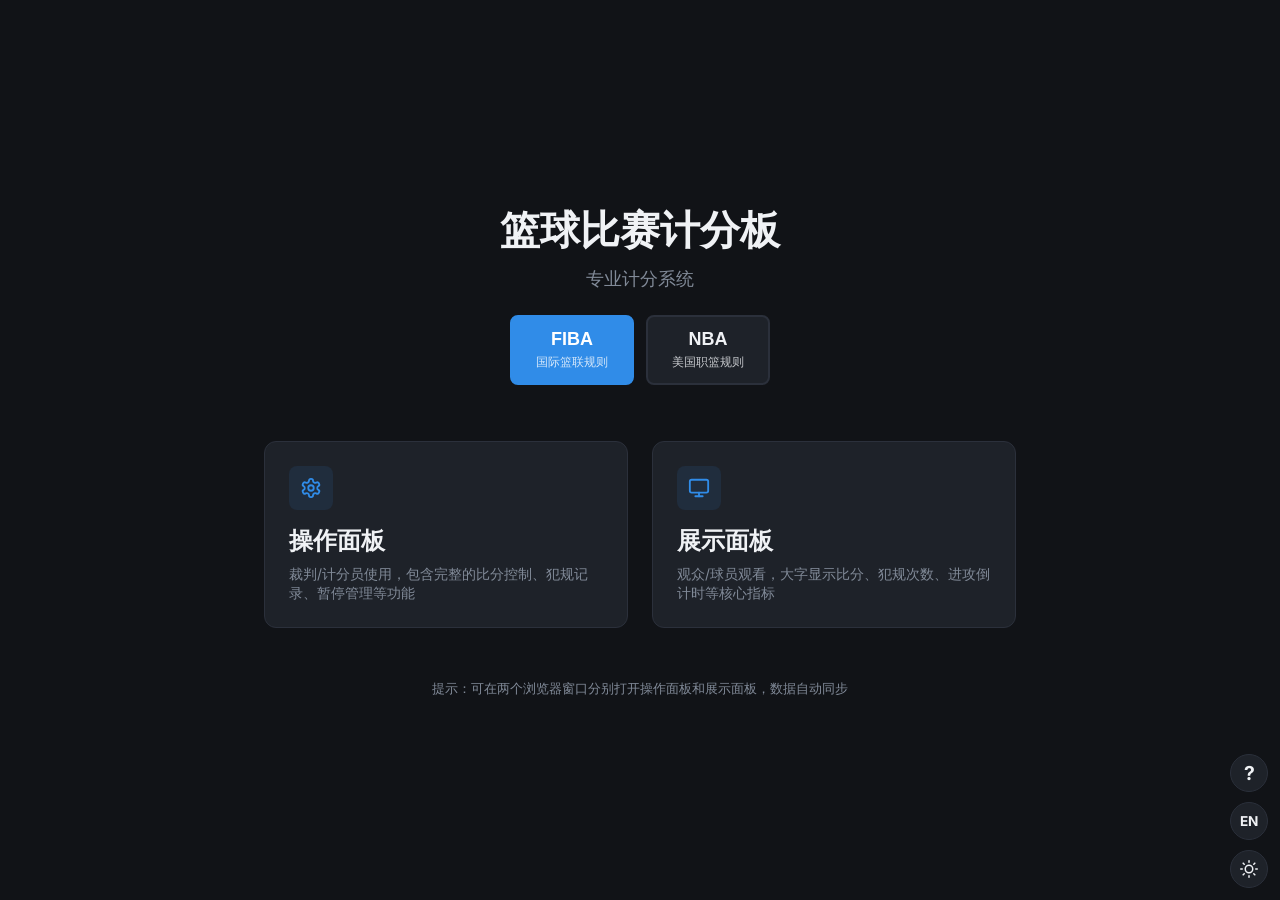
<file: index.html>
<!DOCTYPE html>
<html lang="zh-CN">
<head>
  <meta charset="UTF-8">
  <meta name="viewport" content="width=device-width, initial-scale=1.0">
  <title>篮球比赛计分板</title>
  <link rel="preconnect" href="https://fonts.googleapis.com">
  <link rel="preconnect" href="https://fonts.gstatic.com" crossorigin>
  <link href="https://fonts.googleapis.com/css2?family=Inter:wght@400;500;600;700;800;900&family=JetBrains+Mono:wght@400;500;600;700;800&display=swap" rel="stylesheet">
  <link rel="stylesheet" href="css/style.css">
</head>
<body>
  <!-- Language Toggle -->
  <button class="lang-toggle" id="langToggle" title="切换语言 / Switch Language">中</button>

  <!-- Theme Toggle -->
  <button class="theme-toggle" id="themeToggle" title="切换主题 / Switch Theme">
    <svg id="themeIcon" viewBox="0 0 24 24" fill="none" stroke="currentColor" stroke-width="2" stroke-linecap="round" stroke-linejoin="round">
      <circle cx="12" cy="12" r="5"/>
      <line x1="12" y1="1" x2="12" y2="3"/>
      <line x1="12" y1="21" x2="12" y2="23"/>
      <line x1="4.22" y1="4.22" x2="5.64" y2="5.64"/>
      <line x1="18.36" y1="18.36" x2="19.78" y2="19.78"/>
      <line x1="1" y1="12" x2="3" y2="12"/>
      <line x1="21" y1="12" x2="23" y2="12"/>
      <line x1="4.22" y1="19.78" x2="5.64" y2="18.36"/>
      <line x1="18.36" y1="5.64" x2="19.78" y2="4.22"/>
    </svg>
  </button>

  <div class="selector-page">
    <h1 data-i18n="title">篮球比赛计分板</h1>
    <p class="subtitle" data-i18n="subtitle">专业计分系统</p>

    <!-- Rule Selector -->
    <div class="ruleset-selector" id="rulesetSelector">
      <button class="ruleset-pill active" data-ruleset="fiba" id="rulesetFiba">
        <span class="ruleset-name">FIBA</span>
        <span class="ruleset-desc" data-i18n="fiba_desc">国际篮联规则</span>
      </button>
      <button class="ruleset-pill" data-ruleset="nba" id="rulesetNba">
        <span class="ruleset-name">NBA</span>
        <span class="ruleset-desc" data-i18n="nba_desc">美国职篮规则</span>
      </button>
    </div>

    <div class="selector-grid">
      <!-- Operator Panel -->
      <div class="selector-card-wrapper">
        <a href="operator.html" class="selector-card">
          <div class="card">
            <div class="icon">
              <svg viewBox="0 0 24 24" fill="none" stroke="currentColor" stroke-width="2" stroke-linecap="round" stroke-linejoin="round">
                <path d="M12.22 2h-.44a2 2 0 0 0-2 2v.18a2 2 0 0 1-1 1.73l-.43.25a2 2 0 0 1-2 0l-.15-.08a2 2 0 0 0-2.73.73l-.22.38a2 2 0 0 0 .73 2.73l.15.1a2 2 0 0 1 1 1.72v.51a2 2 0 0 1-1 1.74l-.15.09a2 2 0 0 0-.73 2.73l.22.38a2 2 0 0 0 2.73.73l.15-.08a2 2 0 0 1 2 0l.43.25a2 2 0 0 1 1 1.73V20a2 2 0 0 0 2 2h.44a2 2 0 0 0 2-2v-.18a2 2 0 0 1 1-1.73l.43-.25a2 2 0 0 1 2 0l.15.08a2 2 0 0 0 2.73-.73l.22-.39a2 2 0 0 0-.73-2.73l-.15-.08a2 2 0 0 1-1-1.74v-.5a2 2 0 0 1 1-1.74l.15-.09a2 2 0 0 0 .73-2.73l-.22-.38a2 2 0 0 0-2.73-.73l-.15.08a2 2 0 0 1-2 0l-.43-.25a2 2 0 0 1-1-1.73V4a2 2 0 0 0-2-2z"/>
                <circle cx="12" cy="12" r="3"/>
              </svg>
            </div>
            <h2 data-i18n="operator_title">操作面板</h2>
            <p data-i18n="operator_desc">裁判/计分员使用，包含完整的比分控制、犯规记录、暂停管理等功能</p>
          </div>
        </a>
      </div>

      <!-- Display Panel -->
      <div class="selector-card-wrapper">
        <a href="display.html" class="selector-card">
          <div class="card">
            <div class="icon">
              <svg viewBox="0 0 24 24" fill="none" stroke="currentColor" stroke-width="2" stroke-linecap="round" stroke-linejoin="round">
                <rect width="20" height="14" x="2" y="3" rx="2"/>
                <line x1="8" x2="16" y1="21" y2="21"/>
                <line x1="12" x2="12" y1="17" y2="21"/>
              </svg>
            </div>
            <h2 data-i18n="display_title">展示面板</h2>
            <p data-i18n="display_desc">观众/球员观看，大字显示比分、犯规次数、进攻倒计时等核心指标</p>
          </div>
        </a>
      </div>
    </div>

    <p class="selector-hint" data-i18n="hint">提示：可在两个浏览器窗口分别打开操作面板和展示面板，数据自动同步</p>
  </div>

  <!-- Help Button -->
  <button class="help-btn" id="helpBtn" title="操作说明">?</button>

  <!-- Help Modal -->
  <div class="help-modal-overlay" id="helpModal">
    <div class="help-modal">
      <button class="help-modal-close" id="helpModalClose">×</button>
      <h1 data-i18n="help_title">篮球计分板操作说明</h1>

      <h2 data-i18n="quick_start">快速开始</h2>
      <ul>
        <li data-i18n="help_rule_select">选择比赛规则：FIBA（国际篮联）或 NBA（美国职篮）</li>
        <li data-i18n="help_operator"><strong data-i18n="operator_title">操作面板</strong>：裁判/计分员使用</li>
        <li data-i18n="help_display"><strong data-i18n="display_title">展示面板</strong>：观众/球员观看</li>
        <li data-i18n="help_sync">两个面板在不同浏览器窗口打开时，数据自动同步</li>
      </ul>

      <h2 data-i18n="game_control">比赛控制</h2>
      <ul>
        <li data-i18n="help_start_pause"><strong>开始比赛/暂停</strong>：控制比赛计时器的启动和暂停</li>
        <li data-i18n="help_period"><strong>上一节/下一节</strong>：切换比赛节数（Q1-Q4，OT）</li>
        <li data-i18n="help_reset_clock"><strong>重置比赛时钟</strong>：将当前节的时钟重置为初始时间</li>
        <li data-i18n="help_shot_clock"><strong>24秒/14秒</strong>：重置进攻时钟</li>
        <li data-i18n="help_reset_game"><strong>重置</strong>：完全重置比赛到初始状态</li>
      </ul>

      <h2 data-i18n="score_control">比分控制</h2>
      <ul>
        <li data-i18n="help_add_score"><strong>+1/+2/+3</strong>：为主队或客队增加相应分数</li>
        <li data-i18n="help_sub_score"><strong>-1</strong>：减少1分（用于纠错）</li>
      </ul>

      <h2 data-i18n="foul_management">犯规管理</h2>
      <ul>
        <li data-i18n="help_add_foul"><strong>犯规+</strong>：增加犯规次数</li>
        <li data-i18n="help_sub_foul"><strong>犯规-</strong>：减少犯规次数</li>
        <li data-i18n="help_bonus">当单节犯规达到罚球标准时，会自动显示"罚球"提示</li>
      </ul>

      <h2 data-i18n="timeout_management">暂停管理</h2>
      <ul>
        <li data-i18n="help_timeout"><strong>暂停</strong>：请求暂停</li>
        <li data-i18n="help_undo_timeout"><strong>撤销</strong>：取消最近一次暂停</li>
      </ul>

      <h2 data-i18n="keyboard_shortcuts">键盘快捷键</h2>
      <ul>
        <li><kbd>Space</kbd>：<span data-i18n="help_space">开始/暂停比赛</span></li>
        <li><kbd>1</kbd> / <kbd>2</kbd> / <kbd>3</kbd>：<span data-i18n="help_home_score">主队得1/2/3分</span></li>
        <li><kbd>Shift</kbd> + <kbd>1/2/3</kbd>：<span data-i18n="help_away_score">客队得1/2/3分</span></li>
      </ul>

      <h2 data-i18n="theme_switch">主题切换</h2>
      <ul>
        <li data-i18n="help_theme">点击右下角的<strong>月亮/太阳图标</strong>切换深色/浅色主题</li>
        <li data-i18n="help_help">点击右下角的<strong>问号图标</strong>查看本操作说明</li>
      </ul>
    </div>
  </div>

  <script>
    const translations = {
      zh: {
        title: '篮球比赛计分板',
        subtitle: '专业计分系统',
        fiba_desc: '国际篮联规则',
        nba_desc: '美国职篮规则',
        operator_title: '操作面板',
        operator_desc: '裁判/计分员使用，包含完整的比分控制、犯规记录、暂停管理等功能',
        display_title: '展示面板',
        display_desc: '观众/球员观看，大字显示比分、犯规次数、进攻倒计时等核心指标',
        hint: '提示：可在两个浏览器窗口分别打开操作面板和展示面板，数据自动同步',
        help_title: '篮球计分板操作说明',
        quick_start: '快速开始',
        help_rule_select: '选择比赛规则：FIBA（国际篮联）或 NBA（美国职篮）',
        help_operator: '<strong>操作面板</strong>：裁判/计分员使用',
        help_display: '<strong>展示面板</strong>：观众/球员观看',
        help_sync: '两个面板在不同浏览器窗口打开时，数据自动同步',
        game_control: '比赛控制',
        help_start_pause: '<strong>开始比赛/暂停</strong>：控制比赛计时器的启动和暂停',
        help_period: '<strong>上一节/下一节</strong>：切换比赛节数（Q1-Q4，OT）',
        help_reset_clock: '<strong>重置比赛时钟</strong>：将当前节的时钟重置为初始时间',
        help_shot_clock: '<strong>24秒/14秒</strong>：重置进攻时钟',
        help_reset_game: '<strong>重置</strong>：完全重置比赛到初始状态',
        score_control: '比分控制',
        help_add_score: '<strong>+1/+2/+3</strong>：为主队或客队增加相应分数',
        help_sub_score: '<strong>-1</strong>：减少1分（用于纠错）',
        foul_management: '犯规管理',
        help_add_foul: '<strong>犯规+</strong>：增加犯规次数',
        help_sub_foul: '<strong>犯规-</strong>：减少犯规次数',
        help_bonus: '当单节犯规达到罚球标准时，会自动显示"罚球"提示',
        timeout_management: '暂停管理',
        help_timeout: '<strong>暂停</strong>：请求暂停',
        help_undo_timeout: '<strong>撤销</strong>：取消最近一次暂停',
        keyboard_shortcuts: '键盘快捷键',
        help_space: '开始/暂停比赛',
        help_home_score: '主队得1/2/3分',
        help_away_score: '客队得1/2/3分',
        theme_switch: '主题切换',
        help_theme: '点击右下角的<strong>月亮/太阳图标</strong>切换深色/浅色主题',
        help_help: '点击右下角的<strong>问号图标</strong>查看本操作说明'
      },
      en: {
        title: 'Basketball Scoreboard',
        subtitle: 'Professional Scoring System',
        fiba_desc: 'International Basketball Federation',
        nba_desc: 'National Basketball Association',
        operator_title: 'Operator Panel',
        operator_desc: 'For referees/scorekeepers - full score control, foul tracking, timeout management',
        display_title: 'Display Panel',
        display_desc: 'For audience/players - large score, fouls, shot clock display',
        hint: 'Tip: Open operator and display panels in two browser windows, data syncs automatically',
        help_title: 'Basketball Scoreboard Guide',
        quick_start: 'Quick Start',
        help_rule_select: 'Select game rules: FIBA (International) or NBA (American)',
        help_operator: '<strong>Operator Panel</strong>: For referees/scorekeepers',
        help_display: '<strong>Display Panel</strong>: For audience/players',
        help_sync: 'Both panels sync automatically when opened in different browser windows',
        game_control: 'Game Control',
        help_start_pause: '<strong>Start/Pause</strong>: Control game timer',
        help_period: '<strong>Prev/Next Period</strong>: Switch quarters (Q1-Q4, OT)',
        help_reset_clock: '<strong>Reset Clock</strong>: Reset current period to initial time',
        help_shot_clock: '<strong>24s/14s</strong>: Reset shot clock',
        help_reset_game: '<strong>Reset</strong>: Full game reset to initial state',
        score_control: 'Score Control',
        help_add_score: '<strong>+1/+2/+3</strong>: Add points for home or away team',
        help_sub_score: '<strong>-1</strong>: Subtract points (for corrections)',
        foul_management: 'Foul Management',
        help_add_foul: '<strong>Foul+</strong>: Add foul count',
        help_sub_foul: '<strong>Foul-</strong>: Subtract foul count',
        help_bonus: '"Bonus" indicator appears when team reaches foul penalty threshold',
        timeout_management: 'Timeout Management',
        help_timeout: '<strong>Timeout</strong>: Request timeout',
        help_undo_timeout: '<strong>Undo</strong>: Cancel last timeout',
        keyboard_shortcuts: 'Keyboard Shortcuts',
        help_space: 'Start/Pause game',
        help_home_score: 'Home team scores 1/2/3 points',
        help_away_score: 'Away team scores 1/2/3 points',
        theme_switch: 'Theme Switch',
        help_theme: 'Click <strong>sun/moon icon</strong> (bottom-right) to switch dark/light theme',
        help_help: 'Click <strong>question mark</strong> (bottom-right) to view this guide'
      }
    };

    const LANG_KEY = 'basketball_scoreboard_lang';

    function getLang() {
      return localStorage.getItem(LANG_KEY) || 'zh';
    }

    function setLang(lang) {
      localStorage.setItem(LANG_KEY, lang);
      applyTranslations(lang);
      updateLangToggle(lang);
      try {
        const channel = new BroadcastChannel('scoreboard_lang');
        channel.postMessage(lang);
        channel.close();
      } catch (e) {}
    }

    function applyTranslations(lang) {
      const t = translations[lang] || translations.zh;
      document.querySelectorAll('[data-i18n]').forEach(el => {
        const key = el.getAttribute('data-i18n');
        if (t[key]) {
          if (el.innerHTML !== t[key]) {
            el.innerHTML = t[key];
          }
        }
      });
    }

    function updateLangToggle(lang) {
      const btn = document.getElementById('langToggle');
      if (btn) btn.textContent = lang === 'zh' ? 'EN' : '中';
    }

    document.addEventListener('DOMContentLoaded', () => {
      const lang = getLang();
      applyTranslations(lang);
      updateLangToggle(lang);

      const langToggle = document.getElementById('langToggle');
      if (langToggle) {
        langToggle.addEventListener('click', () => {
          const current = getLang();
          setLang(current === 'zh' ? 'en' : 'zh');
        });
      }

      window.addEventListener('storage', (e) => {
        if (e.key === LANG_KEY && e.newValue) {
          applyTranslations(e.newValue);
          updateLangToggle(e.newValue);
        }
      });

      try {
        const channel = new BroadcastChannel('scoreboard_lang');
        channel.onmessage = (event) => {
          applyTranslations(event.data);
          updateLangToggle(event.data);
        };
      } catch (e) {}
    });
  </script>

  <script>
    // Help modal logic
    (function() {
      const helpBtn = document.getElementById('helpBtn');
      const helpModal = document.getElementById('helpModal');
      const helpModalClose = document.getElementById('helpModalClose');

      if (helpBtn && helpModal && helpModalClose) {
        helpBtn.addEventListener('click', () => {
          helpModal.classList.add('active');
        });

        helpModalClose.addEventListener('click', () => {
          helpModal.classList.remove('active');
        });

        helpModal.addEventListener('click', (e) => {
          if (e.target === helpModal) {
            helpModal.classList.remove('active');
          }
        });

        document.addEventListener('keydown', (e) => {
          if (e.key === 'Escape' && helpModal.classList.contains('active')) {
            helpModal.classList.remove('active');
          }
        });
      }
    })();
  </script>

  <script>
    // Rule selector logic
    (function() {
      const RULESET_KEY = 'basketball_scoreboard_ruleset';
      const fibaBtn = document.getElementById('rulesetFiba');
      const nbaBtn = document.getElementById('rulesetNba');
      const operatorLink = document.querySelector('a[href="operator.html"]');
      const displayLink = document.querySelector('a[href="display.html"]');

      // Load saved rule set
      const savedRuleSet = localStorage.getItem(RULESET_KEY) || 'fiba';

      function updateUI(ruleSet) {
        fibaBtn.className = ruleSet === 'fiba' ? 'ruleset-pill active' : 'ruleset-pill';
        nbaBtn.className = ruleSet === 'nba' ? 'ruleset-pill active' : 'ruleset-pill';

        // Update links with rule set query param
        if (operatorLink) {
          operatorLink.href = `operator.html?ruleset=${ruleSet}`;
        }
        if (displayLink) {
          displayLink.href = `display.html?ruleset=${ruleSet}`;
        }
      }

      // Initialize UI
      updateUI(savedRuleSet);

      // Handle button clicks
      fibaBtn.addEventListener('click', () => {
        localStorage.setItem(RULESET_KEY, 'fiba');
        updateUI('fiba');
      });

      nbaBtn.addEventListener('click', () => {
        localStorage.setItem(RULESET_KEY, 'nba');
        updateUI('nba');
      });
    })();
  </script>
</body>
</html>
</file>
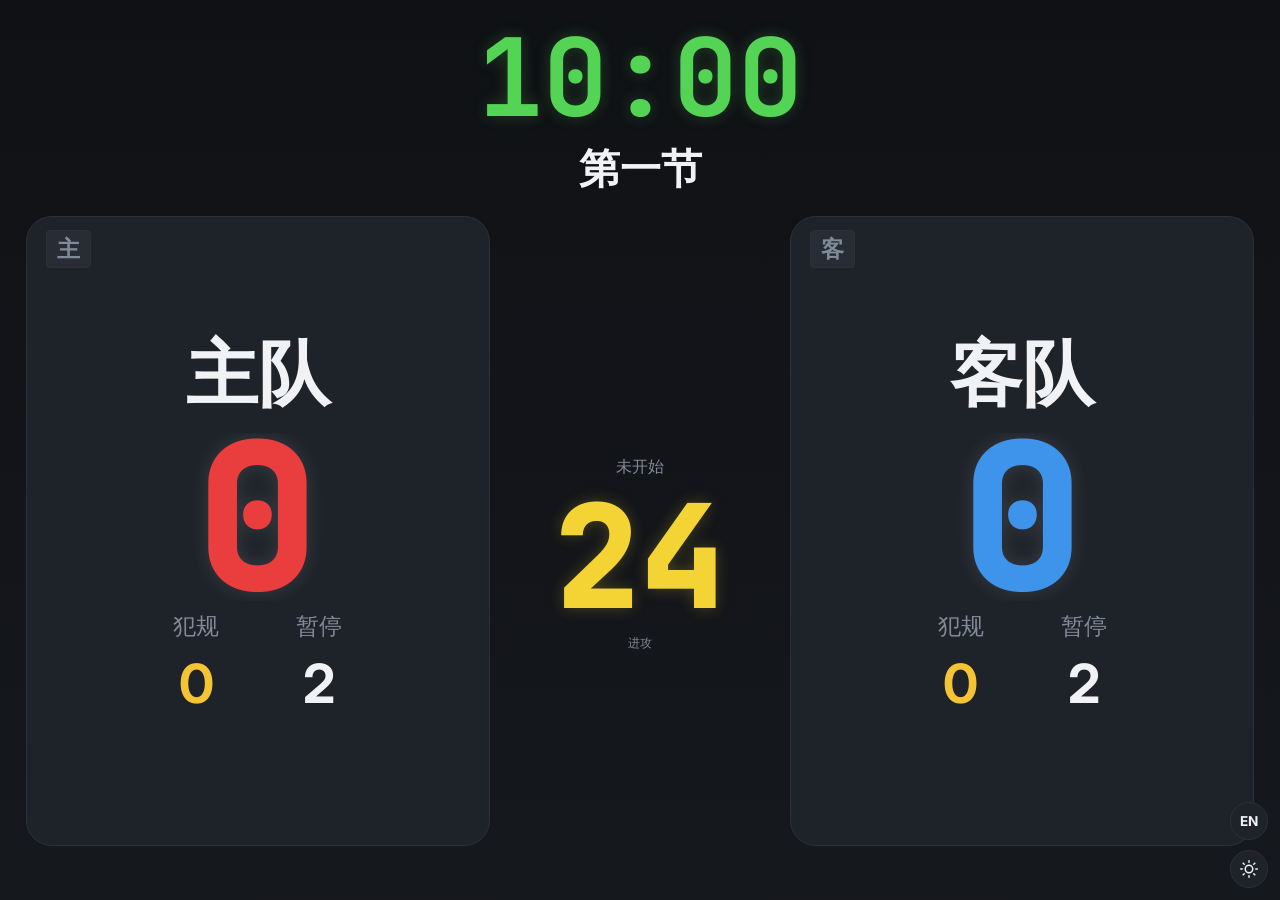
<file: display.html>
<!DOCTYPE html>
<html lang="zh-CN">
<head>
  <meta charset="UTF-8">
  <meta name="viewport" content="width=device-width, initial-scale=1.0">
  <title>篮球计分板 - 展示面板</title>
  <link rel="preconnect" href="https://fonts.googleapis.com">
  <link rel="preconnect" href="https://fonts.gstatic.com" crossorigin>
  <link href="https://fonts.googleapis.com/css2?family=Inter:wght@400;500;600;700;800;900&family=JetBrains+Mono:wght@400;500;600;700;800&display=swap" rel="stylesheet">
  <link rel="stylesheet" href="css/style.css">
</head>
<body>
  <!-- Language Toggle -->
  <button class="lang-toggle" id="langToggle" title="切换语言 / Switch Language">中</button>

  <!-- Theme Toggle -->
  <button class="theme-toggle" id="themeToggle" title="切换主题 / Switch Theme">
    <svg id="themeIcon" viewBox="0 0 24 24" fill="none" stroke="currentColor" stroke-width="2" stroke-linecap="round" stroke-linejoin="round">
      <circle cx="12" cy="12" r="5"/>
      <line x1="12" y1="1" x2="12" y2="3"/>
      <line x1="12" y1="21" x2="12" y2="23"/>
      <line x1="4.22" y1="4.22" x2="5.64" y2="5.64"/>
      <line x1="18.36" y1="18.36" x2="19.78" y2="19.78"/>
      <line x1="1" y1="12" x2="3" y2="12"/>
      <line x1="21" y1="12" x2="23" y2="12"/>
      <line x1="4.22" y1="19.78" x2="5.64" y2="18.36"/>
      <line x1="18.36" y1="5.64" x2="19.78" y2="4.22"/>
    </svg>
  </button>

  <div class="display-wrapper" id="displayWrapper">
    <!-- Main Content -->
    <main class="display-main">
      <!-- Game Clock -->
      <div class="display-clock-section">
        <div class="clock-digit display-clock" id="displayClock">10:00</div>
        <div class="period-label" id="displayPeriodLabel" data-i18n="period_1">第一节</div>
      </div>

      <!-- Teams + Shot Clock Layout -->
      <div class="display-layout">
        <!-- Home Team Card -->
        <div class="display-team-card home-card">
          <div class="display-team-badge" data-i18n="home_badge">主</div>
          <div class="name" id="displayHomeName" data-i18n="home_default">主队</div>
          <div class="score-digit score home-score" id="displayHomeScore">0</div>
          <div class="stats">
            <div class="stat-item">
              <div class="stat-label" data-i18n="foul">犯规</div>
              <div class="stat-value text-foul" id="displayHomeFouls">0</div>
              <div class="bonus-indicator" id="displayHomeBonus" data-i18n="bonus">罚球</div>
            </div>
            <div class="stat-item">
              <div class="stat-label" data-i18n="timeout">暂停</div>
              <div class="stat-value" id="displayHomeTimeouts">2</div>
            </div>
          </div>
        </div>

        <!-- Center: Shot Clock -->
        <div class="display-center-shotclock">
          <div class="period-status">
            <span class="status" id="displayStatus" data-i18n="status_not_started">未开始</span>
          </div>
          <div class="score-digit value" id="displayShotClock">24</div>
          <div class="shot-label" data-i18n="shot_label">进攻</div>
          
          <!-- Official Timeout Display -->
          <div class="display-official-timeout" id="displayOfficialTimeout">
            <div class="display-timeout-label" data-i18n="official_timeout">官方暂停</div>
            <div class="display-timeout-countdown" id="displayOfficialTimeoutCountdown">60</div>
          </div>
        </div>

        <!-- Away Team Card -->
        <div class="display-team-card away-card">
          <div class="display-team-badge" data-i18n="away_badge">客</div>
          <div class="name" id="displayAwayName" data-i18n="away_default">客队</div>
          <div class="score-digit score away-score" id="displayAwayScore">0</div>
          <div class="stats">
            <div class="stat-item">
              <div class="stat-label" data-i18n="foul">犯规</div>
              <div class="stat-value text-foul" id="displayAwayFouls">0</div>
              <div class="bonus-indicator" id="displayAwayBonus" data-i18n="bonus">罚球</div>
            </div>
            <div class="stat-item">
              <div class="stat-label" data-i18n="timeout">暂停</div>
              <div class="stat-value" id="displayAwayTimeouts">2</div>
            </div>
          </div>
        </div>
      </div>
    </main>
  </div>

  <script>
    (function() {
      const RULESET_KEY = 'basketball_scoreboard_ruleset';
      const STATE_KEY = 'basketball_scoreboard_state';
      const params = new URLSearchParams(window.location.search);
      const ruleset = params.get('ruleset');
      
      if (ruleset === 'nba' || ruleset === 'fiba') {
        const savedRuleSet = localStorage.getItem(RULESET_KEY);
        
        if (savedRuleSet && savedRuleSet !== ruleset) {
          localStorage.removeItem(STATE_KEY);
        }
        
        localStorage.setItem(RULESET_KEY, ruleset);
      }
    })();
  </script>

  <script>
    const translations = {
      zh: {
        status_not_started: '未开始',
        status_running: '进行中',
        status_paused: '暂停',
        status_finished: '已结束',
        period_1: '第一节',
        period_2: '第二节',
        period_3: '第三节',
        period_4: '第四节',
        period_ot1: '加时1',
        period_ot2: '加时2',
        period_ot3: '加时3',
        period_ot4: '加时4',
        home_badge: '主',
        home_default: '主队',
        away_badge: '客',
        away_default: '客队',
        foul: '犯规',
        bonus: '罚球',
        timeout: '暂停',
        shot_label: '进攻',
        official_timeout: '官方暂停'
      },
      en: {
        status_not_started: 'Not Started',
        status_running: 'Running',
        status_paused: 'Paused',
        status_finished: 'Finished',
        period_1: 'Q1',
        period_2: 'Q2',
        period_3: 'Q3',
        period_4: 'Q4',
        period_ot1: 'OT1',
        period_ot2: 'OT2',
        period_ot3: 'OT3',
        period_ot4: 'OT4',
        home_badge: 'H',
        home_default: 'Home',
        away_badge: 'A',
        away_default: 'Away',
        foul: 'Fouls',
        bonus: 'Bonus',
        timeout: 'TO',
        shot_label: 'SHOT',
        official_timeout: 'OFFICIAL'
      }
    };

    const LANG_KEY = 'basketball_scoreboard_lang';

    function getLang() {
      return localStorage.getItem(LANG_KEY) || 'zh';
    }

    function setLang(lang) {
      localStorage.setItem(LANG_KEY, lang);
      applyTranslations(lang);
      updateLangToggle(lang);
      try {
        const channel = new BroadcastChannel('scoreboard_lang');
        channel.postMessage(lang);
        channel.close();
      } catch (e) {}
    }

    function applyTranslations(lang) {
      const t = translations[lang] || translations.zh;
      document.querySelectorAll('[data-i18n]').forEach(el => {
        const key = el.getAttribute('data-i18n');
        if (t[key]) {
          el.innerHTML = t[key];
        }
      });
    }

    function updateLangToggle(lang) {
      const btn = document.getElementById('langToggle');
      if (btn) btn.textContent = lang === 'zh' ? 'EN' : '中';
    }

    document.addEventListener('DOMContentLoaded', () => {
      const lang = getLang();
      applyTranslations(lang);
      updateLangToggle(lang);

      const langToggle = document.getElementById('langToggle');
      if (langToggle) {
        langToggle.addEventListener('click', () => {
          const current = getLang();
          setLang(current === 'zh' ? 'en' : 'zh');
        });
      }

      window.addEventListener('storage', (e) => {
        if (e.key === LANG_KEY && e.newValue) {
          applyTranslations(e.newValue);
          updateLangToggle(e.newValue);
        }
      });

      try {
        const channel = new BroadcastChannel('scoreboard_lang');
        channel.onmessage = (event) => {
          applyTranslations(event.data);
          updateLangToggle(event.data);
        };
      } catch (e) {}
    });
  </script>

  <script src="js/gameStore.js"></script>
  <script src="js/display.js"></script>
</body>
</html>
</file>
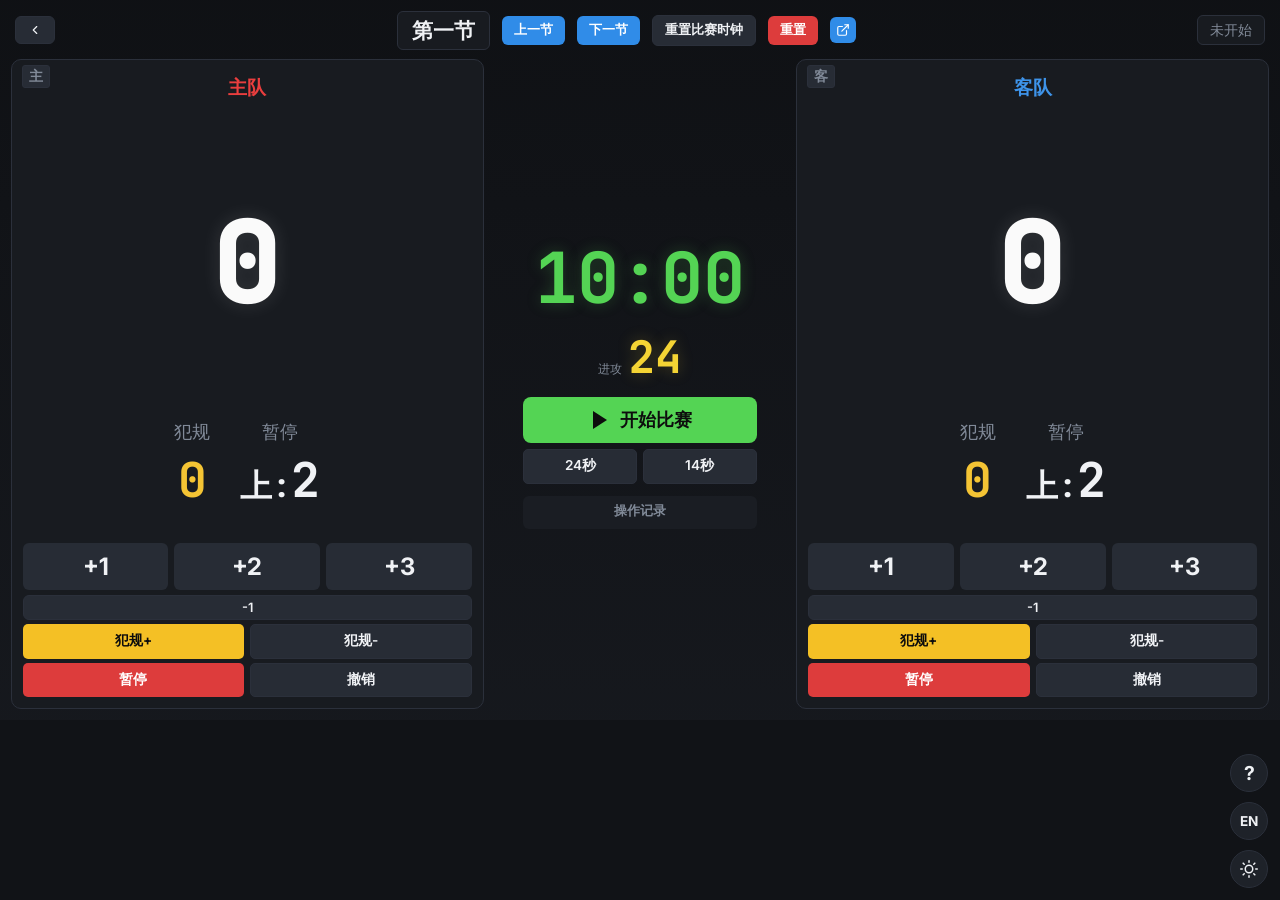
<file: operator.html>
<!DOCTYPE html>
<html lang="zh-CN">
<head>
  <meta charset="UTF-8">
  <meta name="viewport" content="width=device-width, initial-scale=1.0">
  <title>篮球计分板 - 操作面板</title>
  <link rel="preconnect" href="https://fonts.googleapis.com">
  <link rel="preconnect" href="https://fonts.gstatic.com" crossorigin>
  <link href="https://fonts.googleapis.com/css2?family=Inter:wght@400;500;600;700;800;900&family=JetBrains+Mono:wght@400;500;600;700;800&display=swap" rel="stylesheet">
  <link rel="stylesheet" href="css/style.css">
</head>
<body>
  <!-- Language Toggle -->
  <button class="lang-toggle" id="langToggle" title="切换语言 / Switch Language">中</button>

  <!-- Theme Toggle -->
  <button class="theme-toggle" id="themeToggle" title="切换主题 / Switch Theme">
    <svg id="themeIcon" viewBox="0 0 24 24" fill="none" stroke="currentColor" stroke-width="2" stroke-linecap="round" stroke-linejoin="round"></svg>
  </button>

  <div class="operator-wrapper">
    <!-- Top Bar -->
    <header class="operator-topbar">
      <a href="index.html" class="btn btn-sm btn-ghost">
        <svg width="14" height="14" viewBox="0 0 24 24" fill="none" stroke="currentColor" stroke-width="2" stroke-linecap="round" stroke-linejoin="round"><path d="m15 18-6-6 6-6"/></svg>
      </a>

      <!-- Center: Period + Game Controls -->
      <div class="topbar-center">
        <span class="period-badge" id="periodLabel">Q1</span>
        <button class="btn btn-sm btn-accent" id="prevPeriodBtn" data-i18n="prev_period">上一节</button>
        <button class="btn btn-sm btn-accent" id="nextPeriodBtn" data-i18n="next_period">下一节</button>
        <button class="btn btn-sm btn-ghost" id="resetClockBtn" title="重置比赛时钟 / Reset Clock" data-i18n="reset_clock_title">
          <svg width="14" height="14" viewBox="0 0 24 24" fill="none" stroke="currentColor" stroke-width="2" stroke-linecap="round" stroke-linejoin="round"><path d="M3 12a9 9 0 1 0 9-9 9.75 9.75 0 0 0-6.74 2.74L3 8"/><path d="M3 3v5h5"/></svg>
        </button>
        <button class="btn btn-sm btn-danger" id="resetGameBtn" data-i18n="reset_game">重置</button>
        <button class="btn btn-sm btn-accent btn-icon" id="openDisplayBtn" title="在新标签页打开展示面板 / Open Display in New Tab">
          <svg width="14" height="14" viewBox="0 0 24 24" fill="none" stroke="currentColor" stroke-width="2" stroke-linecap="round" stroke-linejoin="round"><path d="M18 13v6a2 2 0 0 1-2 2H5a2 2 0 0 1-2-2V8a2 2 0 0 1 2-2h6"/><polyline points="15 3 21 3 21 9"/><line x1="10" y1="14" x2="21" y2="3"/></svg>
        </button>
      </div>

      <div class="status-badge" id="statusText" data-i18n="status_not_started">未开始</div>
    </header>

    <!-- Main Content: 3-column layout -->
    <main class="operator-main">
      <!-- Home Team Panel -->
      <section class="team-panel home-panel">
        <div class="team-badge" data-i18n="home_badge">主</div>
        <div class="panel-header">
          <div class="team-name text-home" id="homeNameDisplay" data-i18n="home_default">主队</div>
        </div>
        <div class="panel-score">
          <span class="score-digit" id="homeScore">0</span>
        </div>
        <div class="panel-stats">
          <div class="stat">
            <span class="stat-label" data-i18n="foul">犯规</span>
            <span class="stat-value text-foul" id="homeFouls">0</span>
            <span class="bonus-indicator" id="homeBonus" data-i18n="bonus">罚球</span>
          </div>
          <div class="stat">
            <span class="stat-label" data-i18n="timeout">暂停</span>
            <span class="stat-value" id="homeTimeouts">2</span>
          </div>
        </div>
        <div class="panel-controls">
          <div class="score-row">
            <button class="btn btn-score" data-team="home" data-points="1">+1</button>
            <button class="btn btn-score" data-team="home" data-points="2">+2</button>
            <button class="btn btn-score" data-team="home" data-points="3">+3</button>
          </div>
          <button class="btn btn-ghost btn-full btn-xs" data-team="home" data-action="subtract" data-i18n="subtract">-1</button>
          <div class="control-row">
            <button class="btn btn-foul-sm" data-team="home" data-action="addFoul" data-i18n="foul_add">犯规+</button>
            <button class="btn btn-ghost-sm" data-team="home" data-action="subFoul" data-i18n="foul_sub">犯规-</button>
          </div>
          <div class="control-row-two" id="homeTimeoutControls">
            <button class="btn btn-timeout-sm" data-team="home" data-action="timeout" data-i18n="timeout_btn">暂停</button>
            <button class="btn btn-ghost-sm" data-team="home" data-action="undoTimeout" data-i18n="undo_timeout">撤销</button>
          </div>
        </div>
      </section>

      <!-- Center: Clock + Timer -->
      <section class="center-panel">
        <div class="game-clock-wrap">
          <div class="clock-digit game-clock" id="gameClock">10:00</div>
        </div>
        <div class="shot-clock-row">
          <span class="shot-label" data-i18n="shot_label">进攻</span>
          <span class="clock-digit shot-clock" id="shotClock">24</span>
        </div>

        <!-- Official Timeout Display -->
        <div class="official-timeout-display" id="officialTimeoutDisplay">
          <div class="timeout-label" id="officialTimeoutLabel" data-i18n="official_timeout">官方暂停</div>
          <div class="timeout-countdown" id="officialTimeoutCountdown">60</div>
        </div>

        <div class="timer-controls">
          <button class="btn btn-timer" id="mainActionBtn">
            <svg width="24" height="24" viewBox="0 0 24 24" fill="currentColor"><polygon points="5 3 19 12 5 21 5 3"/></svg>
            <span data-i18n="start_game">开始比赛</span>
          </button>
          <button class="btn btn-official-timeout" id="officialTimeoutBtn">
            <svg width="20" height="20" viewBox="0 0 24 24" fill="none" stroke="currentColor" stroke-width="2" stroke-linecap="round" stroke-linejoin="round"><circle cx="12" cy="12" r="10"/><polyline points="12 6 12 12 16 14"/></svg>
            <span data-i18n="official_timeout">官方暂停</span>
          </button>
          <div class="shot-reset-row">
            <button class="btn btn-ghost-sm" id="resetShotClockBtn" data-i18n="shot_24">24秒</button>
            <button class="btn btn-ghost-sm" id="resetShotClock14Btn" data-i18n="shot_14">14秒</button>
          </div>

          <!-- Operation Log -->
          <div class="operation-log" id="operationLog">
            <div class="operation-log-title" data-i18n="op_log">操作记录</div>
            <div class="operation-log-list" id="operationLogList"></div>
          </div>
        </div>
      </section>

      <!-- Away Team Panel -->
      <section class="team-panel away-panel">
        <div class="team-badge" data-i18n="away_badge">客</div>
        <div class="panel-header">
          <div class="team-name text-away" id="awayNameDisplay" data-i18n="away_default">客队</div>
        </div>
        <div class="panel-score">
          <span class="score-digit" id="awayScore">0</span>
        </div>
        <div class="panel-stats">
          <div class="stat">
            <span class="stat-label" data-i18n="foul">犯规</span>
            <span class="stat-value text-foul" id="awayFouls">0</span>
            <span class="bonus-indicator" id="awayBonus" data-i18n="bonus">罚球</span>
          </div>
          <div class="stat">
            <span class="stat-label" data-i18n="timeout">暂停</span>
            <span class="stat-value" id="awayTimeouts">2</span>
          </div>
        </div>
        <div class="panel-controls">
          <div class="score-row">
            <button class="btn btn-score" data-team="away" data-points="1">+1</button>
            <button class="btn btn-score" data-team="away" data-points="2">+2</button>
            <button class="btn btn-score" data-team="away" data-points="3">+3</button>
          </div>
          <button class="btn btn-ghost btn-full btn-xs" data-team="away" data-action="subtract" data-i18n="subtract">-1</button>
          <div class="control-row">
            <button class="btn btn-foul-sm" data-team="away" data-action="addFoul" data-i18n="foul_add">犯规+</button>
            <button class="btn btn-ghost-sm" data-team="away" data-action="subFoul" data-i18n="foul_sub">犯规-</button>
          </div>
          <div class="control-row-two" id="awayTimeoutControls">
            <button class="btn btn-timeout-sm" data-team="away" data-action="timeout" data-i18n="timeout_btn">暂停</button>
            <button class="btn btn-ghost-sm" data-team="away" data-action="undoTimeout" data-i18n="undo_timeout">撤销</button>
          </div>
        </div>
      </section>
    </main>
  </div>

  <!-- Help Button -->
  <button class="help-btn" id="helpBtn" title="操作说明">?</button>

  <!-- Help Modal -->
  <div class="help-modal-overlay" id="helpModal">
    <div class="help-modal">
      <button class="help-modal-close" id="helpModalClose">×</button>
      <h1 data-i18n="help_title">篮球计分板操作说明</h1>

      <h2 data-i18n="quick_start">快速开始</h2>
      <ul>
        <li data-i18n="help_rule_select">选择比赛规则：FIBA（国际篮联）或 NBA（美国职篮）</li>
        <li data-i18n="help_operator"><strong data-i18n="operator_title">操作面板</strong>：裁判/计分员使用</li>
        <li data-i18n="help_display"><strong data-i18n="display_title">展示面板</strong>：观众/球员观看</li>
        <li data-i18n="help_sync">两个面板在不同浏览器窗口打开时，数据自动同步</li>
      </ul>

      <h2 data-i18n="game_control">比赛控制</h2>
      <ul>
        <li data-i18n="help_start_pause"><strong>开始比赛/暂停</strong>：控制比赛计时器的启动和暂停</li>
        <li data-i18n="help_period"><strong>上一节/下一节</strong>：切换比赛节数（Q1-Q4，OT）</li>
        <li data-i18n="help_reset_clock"><strong>重置比赛时钟</strong>：将当前节的时钟重置为初始时间</li>
        <li data-i18n="help_shot_clock"><strong>24秒/14秒</strong>：重置进攻时钟</li>
        <li data-i18n="help_reset_game"><strong>重置</strong>：完全重置比赛到初始状态</li>
      </ul>

      <h2 data-i18n="score_control">比分控制</h2>
      <ul>
        <li data-i18n="help_add_score"><strong>+1/+2/+3</strong>：为主队或客队增加相应分数</li>
        <li data-i18n="help_sub_score"><strong>-1</strong>：减少1分（用于纠错）</li>
      </ul>

      <h2 data-i18n="foul_management">犯规管理</h2>
      <ul>
        <li data-i18n="help_add_foul"><strong>犯规+</strong>：增加犯规次数</li>
        <li data-i18n="help_sub_foul"><strong>犯规-</strong>：减少犯规次数</li>
        <li data-i18n="help_bonus">当单节犯规达到罚球标准时，会自动显示"罚球"提示</li>
      </ul>

      <h2 data-i18n="timeout_management">暂停管理</h2>
      <ul>
        <li data-i18n="help_timeout"><strong>暂停</strong>：请求暂停</li>
        <li data-i18n="help_undo_timeout"><strong>撤销</strong>：取消最近一次暂停</li>
      </ul>

      <h2 data-i18n="keyboard_shortcuts">键盘快捷键</h2>
      <ul>
        <li><kbd>Space</kbd>：<span data-i18n="help_space">开始/暂停比赛</span></li>
        <li><kbd>1</kbd> / <kbd>2</kbd> / <kbd>3</kbd>：<span data-i18n="help_home_score">主队得1/2/3分</span></li>
        <li><kbd>Shift</kbd> + <kbd>1/2/3</kbd>：<span data-i18n="help_away_score">客队得1/2/3分</span></li>
      </ul>

      <h2 data-i18n="theme_switch">主题切换</h2>
      <ul>
        <li data-i18n="help_theme">点击右下角的<strong>月亮/太阳图标</strong>切换深色/浅色主题</li>
        <li data-i18n="help_help">点击右下角的<strong>问号图标</strong>查看本操作说明</li>
      </ul>
    </div>
  </div>

  <script>
    (function() {
      const RULESET_KEY = 'basketball_scoreboard_ruleset';
      const STATE_KEY = 'basketball_scoreboard_state';
      const params = new URLSearchParams(window.location.search);
      const ruleset = params.get('ruleset');
      
      if (ruleset === 'nba' || ruleset === 'fiba') {
        const savedRuleSet = localStorage.getItem(RULESET_KEY);
        
        if (savedRuleSet && savedRuleSet !== ruleset) {
          localStorage.removeItem(STATE_KEY);
        }
        
        localStorage.setItem(RULESET_KEY, ruleset);
      }
    })();
  </script>

  <script>
    const translations = {
      zh: {
        title: '篮球比赛计分板',
        subtitle: '专业计分系统',
        fiba_desc: '国际篮联规则',
        nba_desc: '美国职篮规则',
        operator_title: '操作面板',
        operator_desc: '裁判/计分员使用，包含完整的比分控制、犯规记录、暂停管理等功能',
        display_title: '展示面板',
        display_desc: '观众/球员观看，大字显示比分、犯规次数、进攻倒计时等核心指标',
        hint: '提示：可在两个浏览器窗口分别打开操作面板和展示面板，数据自动同步',
        help_title: '篮球计分板操作说明',
        quick_start: '快速开始',
        help_rule_select: '选择比赛规则：FIBA（国际篮联）或 NBA（美国职篮）',
        help_operator: '<strong>操作面板</strong>：裁判/计分员使用',
        help_display: '<strong>展示面板</strong>：观众/球员观看',
        help_sync: '两个面板在不同浏览器窗口打开时，数据自动同步',
        game_control: '比赛控制',
        help_start_pause: '<strong>开始比赛/暂停</strong>：控制比赛计时器的启动和暂停',
        help_period: '<strong>上一节/下一节</strong>：切换比赛节数（Q1-Q4，OT）',
        help_reset_clock: '<strong>重置比赛时钟</strong>：将当前节的时钟重置为初始时间',
        help_shot_clock: '<strong>24秒/14秒</strong>：重置进攻时钟',
        help_reset_game: '<strong>重置</strong>：完全重置比赛到初始状态',
        score_control: '比分控制',
        help_add_score: '<strong>+1/+2/+3</strong>：为主队或客队增加相应分数',
        help_sub_score: '<strong>-1</strong>：减少1分（用于纠错）',
        foul_management: '犯规管理',
        help_add_foul: '<strong>犯规+</strong>：增加犯规次数',
        help_sub_foul: '<strong>犯规-</strong>：减少犯规次数',
        help_bonus: '当单节犯规达到罚球标准时，会自动显示"罚球"提示',
        timeout_management: '暂停管理',
        help_timeout: '<strong>暂停</strong>：请求暂停',
        help_undo_timeout: '<strong>撤销</strong>：取消最近一次暂停',
        keyboard_shortcuts: '键盘快捷键',
        help_space: '开始/暂停比赛',
        help_home_score: '主队得1/2/3分',
        help_away_score: '客队得1/2/3分',
        theme_switch: '主题切换',
        help_theme: '点击右下角的<strong>月亮/太阳图标</strong>切换深色/浅色主题',
        help_help: '点击右下角的<strong>问号图标</strong>查看本操作说明',
        
        prev_period: '上一节',
        next_period: '下一节',
        reset_clock_title: '重置比赛时钟',
        reset_game: '重置',
        open_display_title: '在新标签页打开展示面板',
        status_not_started: '未开始',
        status_running: '进行中',
        status_paused: '暂停',
        status_finished: '已结束',
        home_badge: '主',
        home_default: '主队',
        away_badge: '客',
        away_default: '客队',
        foul: '犯规',
        bonus: '罚球',
        timeout: '暂停',
        subtract: '-1',
        foul_add: '犯规+',
        foul_sub: '犯规-',
        timeout_btn: '暂停',
        undo_timeout: '撤销',
        shot_label: '进攻',
        official_timeout: '官方暂停',
        start_game: '开始比赛',
        shot_24: '24秒',
        shot_14: '14秒',
        op_log: '操作记录'
      },
      en: {
        title: 'Basketball Scoreboard',
        subtitle: 'Professional Scoring System',
        fiba_desc: 'International Basketball Federation',
        nba_desc: 'National Basketball Association',
        operator_title: 'Operator Panel',
        operator_desc: 'For referees/scorekeepers - full score control, foul tracking, timeout management',
        display_title: 'Display Panel',
        display_desc: 'For audience/players - large score, fouls, shot clock display',
        hint: 'Tip: Open operator and display panels in two browser windows, data syncs automatically',
        help_title: 'Basketball Scoreboard Guide',
        quick_start: 'Quick Start',
        help_rule_select: 'Select game rules: FIBA (International) or NBA (American)',
        help_operator: '<strong>Operator Panel</strong>: For referees/scorekeepers',
        help_display: '<strong>Display Panel</strong>: For audience/players',
        help_sync: 'Both panels sync automatically when opened in different browser windows',
        game_control: 'Game Control',
        help_start_pause: '<strong>Start/Pause</strong>: Control game timer',
        help_period: '<strong>Prev/Next Period</strong>: Switch quarters (Q1-Q4, OT)',
        help_reset_clock: '<strong>Reset Clock</strong>: Reset current period to initial time',
        help_shot_clock: '<strong>24s/14s</strong>: Reset shot clock',
        help_reset_game: '<strong>Reset</strong>: Full game reset to initial state',
        score_control: 'Score Control',
        help_add_score: '<strong>+1/+2/+3</strong>: Add points for home or away team',
        help_sub_score: '<strong>-1</strong>: Subtract points (for corrections)',
        foul_management: 'Foul Management',
        help_add_foul: '<strong>Foul+</strong>: Add foul count',
        help_sub_foul: '<strong>Foul-</strong>: Subtract foul count',
        help_bonus: '"Bonus" indicator appears when team reaches foul penalty threshold',
        timeout_management: 'Timeout Management',
        help_timeout: '<strong>Timeout</strong>: Request timeout',
        help_undo_timeout: '<strong>Undo</strong>: Cancel last timeout',
        keyboard_shortcuts: 'Keyboard Shortcuts',
        help_space: 'Start/Pause game',
        help_home_score: 'Home team scores 1/2/3 points',
        help_away_score: 'Away team scores 1/2/3 points',
        theme_switch: 'Theme Switch',
        help_theme: 'Click <strong>sun/moon icon</strong> (bottom-right) to switch dark/light theme',
        help_help: 'Click <strong>question mark</strong> (bottom-right) to view this guide',
        
        prev_period: 'Prev',
        next_period: 'Next',
        reset_clock_title: 'Reset Game Clock',
        reset_game: 'Reset',
        open_display_title: 'Open Display in New Tab',
        status_not_started: 'Not Started',
        status_running: 'Running',
        status_paused: 'Paused',
        status_finished: 'Finished',
        home_badge: 'H',
        home_default: 'Home',
        away_badge: 'A',
        away_default: 'Away',
        foul: 'Fouls',
        bonus: 'Bonus',
        timeout: 'TO',
        subtract: '-1',
        foul_add: 'Foul+',
        foul_sub: 'Foul-',
        timeout_btn: 'Timeout',
        undo_timeout: 'Undo',
        shot_label: 'Shot',
        official_timeout: 'Official TO',
        start_game: 'Start Game',
        shot_24: '24s',
        shot_14: '14s',
        op_log: 'Log'
      }
    };

    const LANG_KEY = 'basketball_scoreboard_lang';

    function getLang() {
      return localStorage.getItem(LANG_KEY) || 'zh';
    }

    function setLang(lang) {
      localStorage.setItem(LANG_KEY, lang);
      applyTranslations(lang);
      updateLangToggle(lang);
      try {
        const channel = new BroadcastChannel('scoreboard_lang');
        channel.postMessage(lang);
        channel.close();
      } catch (e) {}
    }

    function applyTranslations(lang) {
      const t = translations[lang] || translations.zh;
      document.querySelectorAll('[data-i18n]').forEach(el => {
        const key = el.getAttribute('data-i18n');
        if (t[key]) {
          el.innerHTML = t[key];
        }
      });
    }

    function updateLangToggle(lang) {
      const btn = document.getElementById('langToggle');
      if (btn) btn.textContent = lang === 'zh' ? 'EN' : '中';
    }

    document.addEventListener('DOMContentLoaded', () => {
      const lang = getLang();
      applyTranslations(lang);
      updateLangToggle(lang);

      const langToggle = document.getElementById('langToggle');
      if (langToggle) {
        langToggle.addEventListener('click', () => {
          const current = getLang();
          setLang(current === 'zh' ? 'en' : 'zh');
        });
      }

      window.addEventListener('storage', (e) => {
        if (e.key === LANG_KEY && e.newValue) {
          applyTranslations(e.newValue);
          updateLangToggle(e.newValue);
        }
      });

      try {
        const channel = new BroadcastChannel('scoreboard_lang');
        channel.onmessage = (event) => {
          applyTranslations(event.data);
          updateLangToggle(event.data);
        };
      } catch (e) {}
    });
  </script>

  <script>
    (function() {
      const helpBtn = document.getElementById('helpBtn');
      const helpModal = document.getElementById('helpModal');
      const helpModalClose = document.getElementById('helpModalClose');

      if (helpBtn && helpModal && helpModalClose) {
        helpBtn.addEventListener('click', () => {
          helpModal.classList.add('active');
        });

        helpModalClose.addEventListener('click', () => {
          helpModal.classList.remove('active');
        });

        helpModal.addEventListener('click', (e) => {
          if (e.target === helpModal) {
            helpModal.classList.remove('active');
          }
        });

        document.addEventListener('keydown', (e) => {
          if (e.key === 'Escape' && helpModal.classList.contains('active')) {
            helpModal.classList.remove('active');
          }
        });
      }
    })();
  </script>

  <script src="js/gameStore.js"></script>
  <script src="js/operator.js"></script>
</body>
</html>
</file>
<file: css/style.css>
/* ===== Design Tokens ===== */

/* --- Dark Theme (Default) --- */
:root {
  --bg-primary: hsl(220, 15%, 8%);
  --bg-secondary: hsl(220, 15%, 12%);
  --bg-card: hsl(220, 15%, 14%);
  --bg-panel: hsl(220, 15%, 11%);
  --bg-button: hsl(220, 15%, 18%);
  --bg-button-hover: hsl(220, 15%, 24%);
  --bg-muted: hsl(220, 10%, 25%);
  --bg-gradient-start: hsl(220, 15%, 7%);
  --bg-gradient-end: hsl(220, 15%, 10%);

  --text-primary: hsl(210, 20%, 95%);
  --text-secondary: hsl(215, 10%, 55%);
  --text-score: hsl(0, 0%, 98%);

  --color-primary: hsl(210, 80%, 55%);
  --color-home: hsl(0, 80%, 58%);
  --color-away: hsl(210, 80%, 58%);
  --color-clock: hsl(120, 60%, 58%);
  --color-shotclock: hsl(50, 90%, 58%);
  --color-foul: hsl(45, 90%, 58%);
  --color-danger: hsl(0, 75%, 58%);
  --color-accent: hsl(210, 80%, 55%);

  --border-color: hsl(220, 15%, 20%);
  --border-light: hsl(220, 10%, 28%);

  --glow-score: 0 0 20px rgba(255, 255, 255, 0.12);
  --glow-clock: 0 0 15px rgba(88, 204, 88, 0.25);
  --glow-shotclock: 0 0 15px rgba(230, 200, 50, 0.25);
  --glow-danger: 0 0 15px rgba(220, 60, 60, 0.35);
}

/* --- Light Theme --- */
:root[data-theme="light"] {
  --bg-primary: hsl(210, 10%, 95%);
  --bg-secondary: hsl(210, 10%, 91%);
  --bg-card: hsl(210, 10%, 97%);
  --bg-panel: hsl(210, 10%, 93%);
  --bg-button: hsl(210, 10%, 89%);
  --bg-button-hover: hsl(210, 10%, 84%);
  --bg-muted: hsl(210, 8%, 78%);
  --bg-gradient-start: hsl(210, 10%, 97%);
  --bg-gradient-end: hsl(210, 10%, 93%);

  --text-primary: hsl(220, 15%, 10%);
  --text-secondary: hsl(215, 10%, 42%);
  --text-score: hsl(0, 0%, 5%);

  --color-primary: hsl(210, 70%, 42%);
  --color-home: hsl(0, 72%, 44%);
  --color-away: hsl(210, 72%, 44%);
  --color-clock: hsl(120, 48%, 35%);
  --color-shotclock: hsl(45, 75%, 38%);
  --color-foul: hsl(40, 75%, 38%);
  --color-danger: hsl(0, 65%, 42%);
  --color-accent: hsl(210, 70%, 42%);

  --border-color: hsl(210, 10%, 80%);
  --border-light: hsl(210, 8%, 85%);

  --glow-score: none;
  --glow-clock: none;
  --glow-shotclock: none;
  --glow-danger: none;
}

/* ===== Reset & Base ===== */
*, *::before, *::after {
  box-sizing: border-box;
  margin: 0;
  padding: 0;
}

body {
  font-family: 'Inter', -apple-system, BlinkMacSystemFont, 'Segoe UI', sans-serif;
  background: var(--bg-primary);
  color: var(--text-primary);
  min-height: 100vh;
  line-height: 1.4;
  transition: background 0.25s ease, color 0.25s ease;
}

.score-digit {
  font-family: 'JetBrains Mono', 'Roboto Mono', 'SF Mono', monospace;
  font-weight: 800;
  font-variant-numeric: tabular-nums;
}

.clock-digit {
  font-family: 'JetBrains Mono', 'Roboto Mono', 'SF Mono', monospace;
  font-weight: 700;
  font-variant-numeric: tabular-nums;
}

/* ===== Buttons ===== */
.btn {
  display: inline-flex;
  align-items: center;
  justify-content: center;
  gap: 6px;
  border: none;
  border-radius: 6px;
  font-family: inherit;
  font-weight: 600;
  cursor: pointer;
  transition: all 0.12s ease;
  user-select: none;
  white-space: nowrap;
}

.btn:active { transform: scale(0.95); }
.btn:disabled { opacity: 0.3; cursor: not-allowed; }

.btn-sm { padding: 6px 12px; font-size: 0.8rem; }
.btn-xs { padding: 4px 8px; font-size: 0.7rem; }

.btn-ghost {
  background: var(--bg-button);
  color: var(--text-primary);
  border: 1px solid var(--border-color);
}
.btn-ghost:hover:not(:disabled) { background: var(--bg-button-hover); border-color: var(--border-light); }

.btn-accent {
  background: var(--color-accent);
  color: white;
}
.btn-accent:hover:not(:disabled) { background: hsl(210, 80%, 62%); }
.btn-accent.btn-icon { padding: 6px; }

.btn-danger {
  background: hsl(0, 70%, 55%);
  color: white;
}
.btn-danger:hover:not(:disabled) { background: hsl(0, 70%, 62%); }

/* ===== Language Toggle ===== */
.lang-toggle {
  position: fixed;
  bottom: 60px;
  right: 12px;
  z-index: 1000;
  width: 38px;
  height: 38px;
  border-radius: 50%;
  border: 1px solid var(--border-color);
  background: var(--bg-card);
  color: var(--text-primary);
  cursor: pointer;
  display: flex;
  align-items: center;
  justify-content: center;
  transition: all 0.2s ease;
  font-size: 0.85rem;
  font-weight: 700;
  font-family: 'Inter', sans-serif;
}
.lang-toggle:hover { background: var(--bg-button-hover); }

/* Theme Toggle */
.theme-toggle {
  position: fixed;
  bottom: 12px;
  right: 12px;
  z-index: 1000;
  width: 38px;
  height: 38px;
  border-radius: 50%;
  border: 1px solid var(--border-color);
  background: var(--bg-card);
  color: var(--text-primary);
  cursor: pointer;
  display: flex;
  align-items: center;
  justify-content: center;
  transition: all 0.2s ease;
}
.theme-toggle:hover { background: var(--bg-button-hover); }
.theme-toggle svg { width: 18px; height: 18px; }

/* ===== Selector Page ===== */
.selector-page {
  min-height: 100vh;
  display: flex;
  flex-direction: column;
  align-items: center;
  justify-content: center;
  padding: 32px;
}
.selector-page h1 { font-size: clamp(1.75rem, 4vw, 2.5rem); margin-bottom: 8px; }
.selector-page .subtitle { color: var(--text-secondary); font-size: clamp(0.9rem, 2vw, 1.125rem); margin-bottom: 24px; }

/* Rule Selector */
.ruleset-selector {
  display: flex;
  gap: 12px;
  margin-bottom: 32px;
}
.ruleset-pill {
  display: flex;
  flex-direction: column;
  align-items: center;
  justify-content: center;
  padding: 12px 24px;
  min-width: 120px;
  background: var(--bg-card);
  border: 2px solid var(--border-color);
  border-radius: 8px;
  cursor: pointer;
  transition: all 0.2s;
  color: var(--text-primary);
}
.ruleset-pill:hover {
  background: var(--bg-button-hover);
  border-color: var(--border-light);
}
.ruleset-pill.active {
  background: var(--color-primary);
  border-color: var(--color-primary);
  color: white;
}
.ruleset-name {
  font-size: 1.125rem;
  font-weight: 600;
}
.ruleset-desc {
  font-size: 0.75rem;
  opacity: 0.8;
  margin-top: 4px;
}

.selector-grid {
  display: grid;
  grid-template-columns: repeat(2, 1fr);
  gap: 24px;
  max-width: 800px;
  width: 100%;
  padding: 24px;
  background: transparent;
  border: none;
  border-radius: 0;
}
.selector-card-wrapper {
  display: flex;
}
.selector-card {
  flex: 1;
  display: block;
  text-decoration: none;
  color: inherit;
}
.selector-card .card {
  transition: border-color 0.2s ease, background 0.25s ease;
  padding: 24px;
  border: 1px solid var(--border-color);
  border-radius: 12px;
  background: var(--bg-card);
}
.selector-card:hover .card { border-color: var(--color-primary); background: var(--bg-button); }
.selector-card .icon {
  width: 44px; height: 44px;
  background: hsl(210, 80%, 55%, 0.1);
  border-radius: 8px;
  display: flex; align-items: center; justify-content: center;
  margin-bottom: 14px;
}
.selector-card .icon svg { width: 22px; height: 22px; stroke: var(--color-primary); }
.selector-card h2 { font-size: clamp(1.25rem, 3vw, 1.5rem); margin-bottom: 6px; }
.selector-card p { color: var(--text-secondary); font-size: 0.875rem; }
.selector-hint { color: var(--text-secondary); font-size: 0.8rem; margin-top: 28px; }

/* ===== Operator: 16:9 Single-Page Layout ===== */
.operator-wrapper {
  width: 100vw;
  height: 56.25vw;
  max-height: 100vh;
  max-width: 177.78vh;
  margin: 0 auto;
  display: flex;
  flex-direction: column;
  background: linear-gradient(180deg, var(--bg-gradient-start), var(--bg-gradient-end));
  overflow: hidden;
  padding: clamp(8px, 1.2vh, 16px);
  gap: clamp(6px, 1vh, 12px);
}

/* Top bar */
.operator-topbar {
  display: flex;
  align-items: center;
  justify-content: space-between;
  flex-shrink: 0;
  padding: 0 4px;
}

.topbar-center {
  display: flex;
  align-items: center;
  gap: clamp(6px, 1vw, 12px);
}

.period-badge {
  font-size: clamp(0.9rem, 1.8vw, 1.3rem);
  font-weight: 800;
  padding: 4px 14px;
  border-radius: 6px;
  background: var(--bg-panel);
  border: 1px solid var(--border-color);
  font-family: 'JetBrains Mono', monospace;
}

.status-badge {
  font-size: clamp(0.7rem, 1.2vw, 0.9rem);
  color: var(--text-secondary);
  padding: 4px 12px;
  border-radius: 6px;
  background: var(--bg-panel);
  border: 1px solid var(--border-color);
}

/* Main 3-column area */
.operator-main {
  flex: 1;
  display: grid;
  grid-template-columns: 1fr auto 1fr;
  gap: clamp(8px, 1.2vw, 16px);
  min-height: 0;
}

/* Team Panels */
.team-panel {
  background: var(--bg-panel);
  border: 1px solid var(--border-color);
  border-radius: 10px;
  display: flex;
  flex-direction: column;
  padding: clamp(8px, 1.2vh, 14px);
  gap: clamp(4px, 0.8vh, 8px);
  position: relative;
}

.team-badge {
  position: absolute;
  top: clamp(4px, 0.6vh, 8px);
  left: clamp(6px, 0.8vw, 10px);
  font-size: clamp(0.65rem, 1.1vw, 0.85rem);
  font-weight: 700;
  padding: 1px 6px;
  border-radius: 3px;
  background: var(--bg-button);
  border: 1px solid var(--border-color);
  color: var(--text-secondary);
  pointer-events: none;
}

.panel-header { text-align: center; }

.team-name {
  font-size: clamp(0.85rem, 1.5vw, 1.2rem);
  font-weight: 700;
  cursor: pointer;
  padding: 3px 8px;
  border-radius: 5px;
  transition: background 0.12s;
  display: inline-block;
}
.team-name:hover { background: var(--bg-muted); }

.team-name-input {
  background: transparent;
  border: none;
  border-bottom: 2px solid var(--color-primary);
  color: inherit;
  font-size: inherit;
  font-weight: inherit;
  text-align: center;
  width: 100%;
  outline: none;
  font-family: inherit;
}

.panel-score {
  text-align: center;
  flex: 1;
  display: flex;
  align-items: center;
  justify-content: center;
}
.panel-score .score-digit {
  font-size: clamp(3.5rem, 9vw, 7.5rem);
  color: var(--text-score);
  text-shadow: var(--glow-score);
  line-height: 1;
}

.panel-stats {
  display: flex;
  justify-content: center;
  gap: clamp(12px, 3vw, 30px);
}
.panel-stats .stat { text-align: center; }
.panel-stats .stat-label {
  display: block;
  font-size: clamp(0.85rem, 1.5vw, 1.1rem);
  color: var(--text-secondary);
  margin-bottom: 2px;
}
.panel-stats .stat-value {
  display: block;
  font-size: clamp(1.8rem, 4vw, 3rem);
  font-weight: 700;
  font-family: 'JetBrains Mono', monospace;
}

/* Timeout display: smaller font for rule labels (上/下/OT/常/加) */
.panel-stats .stat-value.timeout-display {
  font-size: clamp(1.8rem, 4vw, 3rem);
}

/* Timeout label (Chinese text only) - smaller font */
.timeout-label-text {
  font-size: clamp(1.2rem, 3vw, 2rem);
  font-weight: 700;
}

/* ===== Help Modal ===== */
.help-btn {
  position: fixed;
  bottom: 108px;
  right: 12px;
  z-index: 1000;
  width: 38px;
  height: 38px;
  border-radius: 50%;
  border: 1px solid var(--border-color);
  background: var(--bg-card);
  color: var(--text-primary);
  cursor: pointer;
  display: flex;
  align-items: center;
  justify-content: center;
  transition: all 0.2s ease;
  font-size: 1.2rem;
  font-weight: 700;
  font-family: inherit;
}
.help-btn:hover { 
  background: var(--bg-button-hover); 
  border-color: var(--color-primary);
}

.help-modal-overlay {
  position: fixed;
  top: 0;
  left: 0;
  right: 0;
  bottom: 0;
  background: rgba(0, 0, 0, 0.7);
  z-index: 2000;
  display: none;
  align-items: center;
  justify-content: center;
  padding: 20px;
}

.help-modal-overlay.active {
  display: flex;
}

.help-modal {
  background: var(--bg-card);
  border: 1px solid var(--border-color);
  border-radius: 12px;
  max-width: 800px;
  max-height: 80vh;
  overflow-y: auto;
  padding: 32px;
  position: relative;
  box-shadow: 0 10px 40px rgba(0, 0, 0, 0.3);
}

.help-modal-close {
  position: absolute;
  top: 16px;
  right: 16px;
  width: 32px;
  height: 32px;
  border-radius: 50%;
  border: 1px solid var(--border-color);
  background: var(--bg-button);
  color: var(--text-primary);
  cursor: pointer;
  display: flex;
  align-items: center;
  justify-content: center;
  font-size: 1.2rem;
  transition: all 0.2s ease;
}

.help-modal-close:hover {
  background: var(--bg-button-hover);
  border-color: var(--color-danger);
  color: var(--color-danger);
}

.help-modal h1 {
  font-size: clamp(1.5rem, 3vw, 2rem);
  margin-bottom: 24px;
  padding-right: 40px;
}

.help-modal h2 {
  font-size: clamp(1.1rem, 2vw, 1.4rem);
  margin-top: 24px;
  margin-bottom: 12px;
  color: var(--color-primary);
}

.help-modal h3 {
  font-size: clamp(0.95rem, 1.8vw, 1.1rem);
  margin-top: 16px;
  margin-bottom: 8px;
  color: var(--text-primary);
}

.help-modal p, .help-modal li {
  font-size: clamp(0.85rem, 1.5vw, 1rem);
  line-height: 1.6;
  color: var(--text-secondary);
  margin-bottom: 8px;
}

.help-modal ul {
  padding-left: 20px;
  margin-bottom: 12px;
}

.help-modal li {
  margin-bottom: 6px;
}

.help-modal code {
  background: var(--bg-button);
  padding: 2px 6px;
  border-radius: 4px;
  font-family: 'JetBrains Mono', monospace;
  font-size: 0.9em;
  color: var(--color-clock);
}

.help-modal kbd {
  background: var(--bg-button);
  border: 1px solid var(--border-color);
  border-radius: 4px;
  padding: 2px 8px;
  font-family: 'JetBrains Mono', monospace;
  font-size: 0.9em;
  color: var(--text-primary);
}

/* Bonus indicator */
.bonus-indicator {
  /* Always reserve space to prevent layout shift */
  visibility: hidden;
  font-size: clamp(0.6rem, 1.2vw, 0.9rem);
  font-weight: 700;
  color: var(--color-danger);
  margin-top: 2px;
  height: clamp(0.6rem, 1.2vw, 0.9rem);
  animation: bonus-pulse 1.5s ease-in-out infinite;
}
.bonus-indicator.active { visibility: visible; }

@keyframes bonus-pulse {
  0%, 100% { opacity: 1; }
  50% { opacity: 0.6; }
}

/* Team Controls */
.panel-controls {
  display: flex;
  flex-direction: column;
  gap: clamp(3px, 0.5vh, 6px);
}

.score-row {
  display: grid;
  grid-template-columns: repeat(3, 1fr);
  gap: clamp(3px, 0.5vw, 6px);
}

.btn-score {
  background: var(--bg-button);
  color: var(--text-primary);
  padding: clamp(6px, 1vh, 12px) 4px;
  font-size: clamp(1rem, 2vw, 1.5rem);
  font-weight: 700;
  border-radius: 6px;
}
.btn-score:hover { background: var(--bg-button-hover); }

.btn-full { width: 100%; }
.btn-xs {
  font-size: clamp(0.6rem, 1vw, 0.8rem);
  background: var(--bg-button);
  color: var(--text-primary);
  border: 1px solid var(--border-color);
}
.btn-xs:hover { background: var(--bg-button-hover); border-color: var(--border-light); }

.control-row {
  display: grid;
  grid-template-columns: 1fr 1fr;
  gap: clamp(3px, 0.5vw, 6px);
}

.control-row-three {
  display: grid;
  grid-template-columns: 1fr 1fr 1fr;
  gap: clamp(3px, 0.5vw, 6px);
}

/* FIBA: two-column layout for timeout + undo */
.control-row-two {
  display: grid;
  grid-template-columns: 1fr 1fr;
  gap: clamp(3px, 0.5vw, 6px);
}

.btn-foul-sm {
  background: hsl(45, 90%, 55%);
  color: hsl(0, 0%, 5%);
  padding: clamp(5px, 0.8vh, 10px) 4px;
  font-size: clamp(0.65rem, 1.1vw, 0.85rem);
  font-weight: 700;
  border-radius: 5px;
}
.btn-foul-sm:hover { background: hsl(45, 90%, 62%); }

.btn-ghost-sm {
  background: var(--bg-button);
  color: var(--text-primary);
  padding: clamp(5px, 0.8vh, 10px) 4px;
  font-size: clamp(0.65rem, 1.1vw, 0.85rem);
  border-radius: 5px;
  border: 1px solid var(--border-color);
}
.btn-ghost-sm:hover { background: var(--bg-button-hover); border-color: var(--border-light); }

.btn-timeout-sm {
  background: hsl(0, 70%, 55%);
  color: white;
  padding: clamp(5px, 0.8vh, 10px) 4px;
  font-size: clamp(0.65rem, 1.1vw, 0.85rem);
  font-weight: 700;
  border-radius: 5px;
}
.btn-timeout-sm:hover { background: hsl(0, 70%, 62%); }

.btn-short-timeout-sm {
  background: hsl(200, 70%, 55%);
  color: white;
  padding: clamp(5px, 0.8vh, 10px) 4px;
  font-size: clamp(0.65rem, 1.1vw, 0.85rem);
  font-weight: 700;
  border-radius: 5px;
}
.btn-short-timeout-sm:hover { background: hsl(200, 70%, 62%); }

/* Disabled button styles */
.btn-timeout-sm:disabled,
.btn-short-timeout-sm:disabled,
.btn-ghost-sm:disabled {
  opacity: 0.5;
  cursor: not-allowed;
  pointer-events: none;
}
.btn-timeout-sm:disabled {
  background: hsl(0, 30%, 40%);
}
.btn-short-timeout-sm:disabled {
  background: hsl(200, 30%, 40%);
}
.btn-ghost-sm:disabled {
  background: var(--bg-muted);
  color: var(--text-secondary);
}

/* Center Panel */
.center-panel {
  display: flex;
  flex-direction: column;
  align-items: center;
  justify-content: center;
  padding: 0 clamp(10px, 2vw, 24px);
  gap: clamp(4px, 1vh, 10px);
  min-width: clamp(180px, 22vw, 320px);
  min-height: 0;
  overflow: hidden;
}

.game-clock-wrap { text-align: center; }
.game-clock {
  font-size: clamp(2.2rem, 5.5vw, 4.5rem);
  line-height: 1.1;
  color: var(--color-clock);
  text-shadow: var(--glow-clock);
}

.shot-clock-row {
  display: flex;
  align-items: baseline;
  gap: 6px;
}
.shot-label {
  font-size: clamp(0.55rem, 1vw, 0.75rem);
  color: var(--text-secondary);
}
.shot-clock {
  font-size: clamp(1.5rem, 3.5vw, 2.8rem);
  color: var(--color-shotclock);
  text-shadow: var(--glow-shotclock);
}

/* Shot clock flashing animation for operator panel */
.shot-clock.shotclock-warning {
  animation: shotclock-flash 0.8s ease-in-out infinite;
}

/* Official Timeout Display */
.official-timeout-display {
  display: none;
  flex-direction: column;
  align-items: center;
  justify-content: center;
  padding: clamp(8px, 1vh, 16px) clamp(12px, 2vw, 24px);
  background: hsl(0, 70%, 55%, 0.15);
  border: 2px solid hsl(0, 70%, 55%);
  border-radius: 8px;
  width: 100%;
  animation: timeout-pulse 2s ease-in-out infinite;
}

.official-timeout-display.active {
  display: flex;
}

.official-timeout-display .timeout-label {
  font-size: clamp(0.9rem, 1.8vw, 1.3rem);
  font-weight: 700;
  color: hsl(0, 70%, 65%);
  margin-bottom: 4px;
}

.official-timeout-display .timeout-countdown {
  font-size: clamp(2.5rem, 5vw, 4rem);
  font-weight: 800;
  font-family: 'JetBrains Mono', monospace;
  color: hsl(0, 70%, 60%);
  text-shadow: 0 0 15px rgba(220, 60, 60, 0.4);
}

@keyframes timeout-pulse {
  0%, 100% { 
    background: hsl(0, 70%, 55%, 0.15);
    border-color: hsl(0, 70%, 55%);
  }
  50% { 
    background: hsl(0, 70%, 55%, 0.25);
    border-color: hsl(0, 70%, 65%);
  }
}

/* Official Timeout Button */
.btn-official-timeout {
  width: 100%;
  padding: clamp(8px, 1.2vh, 14px) 16px;
  font-size: clamp(0.85rem, 1.5vw, 1.1rem);
  font-weight: 700;
  border-radius: 8px;
  background: hsl(45, 90%, 55%);
  color: hsl(0, 0%, 5%);
  gap: 8px;
  display: flex;
  align-items: center;
  justify-content: center;
}
.btn-official-timeout:hover { 
  background: hsl(45, 90%, 62%);
  filter: brightness(1.1);
}

/* Resume Button */
.btn-resume {
  width: 100%;
  padding: clamp(8px, 1.2vh, 14px) 16px;
  font-size: clamp(0.85rem, 1.5vw, 1.1rem);
  font-weight: 700;
  border-radius: 8px;
  background: var(--color-clock);
  color: hsl(0, 0%, 5%);
  gap: 8px;
  display: flex;
  align-items: center;
  justify-content: center;
}
.btn-resume.active {
  display: flex;
}
.btn-resume:hover { 
  filter: brightness(1.1);
}

.timer-controls {
  display: flex;
  flex-direction: column;
  align-items: center;
  gap: clamp(4px, 0.7vh, 8px);
  width: 100%;
  max-width: clamp(180px, 22vw, 320px);
}

.btn-timer {
  width: 100%;
  padding: clamp(8px, 1.2vh, 14px) 16px;
  font-size: clamp(0.85rem, 1.5vw, 1.1rem);
  font-weight: 700;
  border-radius: 8px;
  background: var(--color-clock);
  color: hsl(0, 0%, 5%);
  gap: 8px;
}
.btn-timer:hover { filter: brightness(1.1); }
.btn-timer.paused {
  background: var(--color-danger);
  color: white;
}
.btn-timer.active-timeout {
  background: hsl(0, 70%, 55%);
  color: white;
}
.btn-timer.active-timeout:hover { filter: brightness(1.1); }

.shot-reset-row {
  display: flex;
  gap: clamp(3px, 0.5vw, 6px);
  width: 100%;
}
.shot-reset-row .btn { flex: 1; }

/* Operation Log */
.operation-log {
  width: 100%;
  margin-top: clamp(4px, 0.7vh, 8px);
  background: var(--bg-secondary, hsl(0, 0%, 8%));
  border-radius: 6px;
  padding: clamp(4px, 0.6vh, 8px);
}
.operation-log-title {
  font-size: clamp(0.65rem, 1.1vw, 0.8rem);
  font-weight: 600;
  color: var(--text-secondary, hsl(0, 0%, 60%));
  margin-bottom: 4px;
  text-align: center;
}
.operation-log-list {
  max-height: clamp(80px, 15vh, 150px);
  overflow-y: auto;
  padding-right: 4px;
}
.operation-log-list::-webkit-scrollbar {
  width: 4px;
}
.operation-log-list::-webkit-scrollbar-track {
  background: transparent;
}
.operation-log-list::-webkit-scrollbar-thumb {
  background: var(--border-color, hsl(0, 0%, 20%));
  border-radius: 2px;
}
.operation-log-item {
  font-size: 0.7rem;
  color: var(--text-secondary, hsl(0, 0%, 65%));
  padding: 2px 4px;
  border-radius: 3px;
  white-space: nowrap;
  overflow: hidden;
  text-overflow: ellipsis;
  line-height: 1.4;
}
.operation-log-item + .operation-log-item {
  margin-top: 2px;
}
.operation-log-item:last-child {
  color: var(--text-primary, hsl(0, 0%, 90%));
  background: var(--bg-highlight, hsl(0, 0%, 12%));
}
.operation-log-item .log-time {
  color: var(--text-muted, hsl(0, 0%, 50%));
  margin-right: 4px;
}

/* ===== Display: 16:9 Full-Screen Layout ===== */
.display-wrapper {
  width: 100vw;
  height: 100vh;
  display: flex;
  flex-direction: column;
  background: linear-gradient(180deg, var(--bg-gradient-start), var(--bg-gradient-end));
  overflow: hidden;
  position: relative;
}

.display-topbar {
  display: flex;
  align-items: center;
  justify-content: space-between;
  padding: clamp(0.4rem, 1vw, 0.8rem) clamp(0.8rem, 2vw, 1.5rem);
  flex-shrink: 0;
}
.display-topbar .btn-back {
  display: inline-flex;
  align-items: center;
  gap: 8px;
  padding: 10px 18px;
  background: var(--bg-card);
  border: 1px solid var(--border-color);
  border-radius: 8px;
  color: var(--text-primary);
  text-decoration: none;
  font-size: 0.9rem;
  font-weight: 500;
  transition: all 0.2s ease;
}
.display-topbar .btn-back:hover {
  background: var(--bg-button-hover);
  border-color: var(--color-primary);
}
.display-topbar .btn-back svg {
  width: 16px;
  height: 16px;
}

.period-status { display: flex; align-items: center; gap: clamp(0.6rem, 1.5vw, 1.2rem); }
.period-status .period { font-size: clamp(0.9rem, 2vw, 1.5rem); font-weight: 700; }
.period-status .status { color: var(--text-secondary); font-size: clamp(0.65rem, 1.4vw, 1rem); }

.display-main {
  flex: 1;
  display: flex;
  flex-direction: column;
  align-items: center;
  justify-content: flex-start;
  padding: clamp(0.3vh, 0.8%, 1vh) clamp(1.5vw, 2%, 3vw);
  gap: clamp(1vh, 2%, 2vh);
  overflow: hidden;
}

/* Clock section with period label */
.display-clock-section {
  display: flex;
  flex-direction: column;
  align-items: center;
  gap: 0.5vh;
  flex-shrink: 0;
  padding-top: 1vh;
}

.display-clock-section .display-clock {
  font-size: clamp(5.5rem, 12vh, 10rem);
  line-height: 1.1;
  color: var(--color-clock);
  text-shadow: var(--glow-clock);
}

.display-clock-section .period-label {
  font-size: clamp(2rem, 4.5vh, 3.5rem);
  font-weight: 700;
  color: var(--text-primary);
}

/* 3-column layout: Home | Shot Clock | Away */
.display-layout {
  display: flex;
  align-items: stretch;
  justify-content: center;
  gap: clamp(1.5rem, 3vw, 3rem);
  width: 100%;
  flex: 1;
  min-height: 0;
  padding: 0;
}

/* Team Cards */
.display-team-card {
  flex: 1;
  background: var(--bg-card);
  border: 1px solid var(--border-color);
  border-radius: clamp(10px, 2vw, 28px);
  padding: clamp(2vh, 4%, 5vh) clamp(1.5vw, 3%, 2.5vw);
  display: flex;
  flex-direction: column;
  align-items: center;
  justify-content: center;
  position: relative;
  min-width: clamp(280px, 32vw, 500px);
  max-width: clamp(450px, 50vw, 700px);
  min-height: clamp(400px, 58vh, 680px);
  max-height: clamp(500px, 70vh, 800px);
}

.display-team-badge {
  position: absolute;
  top: 1.5vh;
  left: 1.5vw;
  font-size: clamp(1.2rem, 2.5vh, 1.8rem);
  font-weight: 700;
  padding: 2px 10px;
  border-radius: 4px;
  background: var(--bg-button);
  border: 1px solid var(--border-color);
  color: var(--text-secondary);
}

.display-team-card .name {
  font-size: clamp(3.5rem, 8vh, 6rem);
  font-weight: 700;
  margin-bottom: clamp(0.5rem, 1vh, 1rem);
  text-align: center;
  color: var(--text-primary);
  max-width: 100%;
  word-break: break-word;
  overflow-wrap: break-word;
}

.display-team-card .score-container {
  display: flex;
  align-items: center;
  justify-content: center;
  flex-shrink: 0;
}

.display-team-card .score {
  font-size: clamp(8rem, 16vw, 22rem);
  line-height: 0.82;
  margin-bottom: clamp(0.5rem, 1vh, 1rem);
  text-shadow: var(--glow-score);
  min-width: 1.5em;
  max-width: 1.8em;
  width: fit-content;
  text-align: center;
  font-variant-numeric: tabular-nums;
  overflow: hidden;
}

/* Home team score - Red */
.home-card .score {
  color: var(--color-home);
}

/* Away team score - Blue */
.away-card .score {
  color: var(--color-away);
}

.display-team-card .stats {
  display: flex;
  gap: clamp(3rem, 6vw, 6rem);
  justify-content: center;
}

.stat-item {
  display: flex;
  flex-direction: column;
  align-items: center;
}

.stat-item .stat-label {
  font-size: clamp(1.2rem, 2.5vh, 1.8rem);
  color: var(--text-secondary);
  margin-bottom: 0.5vh;
}
.stat-item .stat-value {
  font-size: clamp(2.5rem, 6vh, 5rem);
  font-weight: 700;
}

/* Center Shot Clock */
.display-center-shotclock {
  display: flex;
  flex-direction: column;
  align-items: center;
  justify-content: center;
  background: transparent;
  border: none;
  border-radius: 0;
  padding: 0 2vw;
  min-width: clamp(120px, 15vw, 220px);
}
.display-center-shotclock .value {
  font-size: clamp(8.5rem, 16vh, 13rem);
  line-height: 1.1;
  font-family: 'JetBrains Mono', monospace;
  font-weight: 800;
  color: var(--color-shotclock);
  text-shadow: var(--glow-shotclock);
}

/* Period label under shot clock */
.display-center-shotclock .period-label {
  font-size: clamp(2.5rem, 5.5vh, 4.2rem);
  font-weight: 700;
  color: var(--text-primary);
  margin-top: 1vh;
}

/* Display Panel Official Timeout */
.display-official-timeout {
  display: none;
  flex-direction: column;
  align-items: center;
  justify-content: center;
  padding: 1vh 1vw;
  margin-top: 1vh;
}

.display-official-timeout.active {
  display: flex;
}

.display-official-timeout .display-timeout-label {
  font-size: clamp(1.5rem, 3vh, 2.5rem);
  font-weight: 700;
  color: hsl(0, 70%, 65%);
  margin-bottom: 0.5vh;
}

.display-official-timeout .display-timeout-countdown {
  font-size: clamp(4rem, 8vh, 6rem);
  font-weight: 800;
  font-family: 'JetBrains Mono', monospace;
  color: hsl(0, 70%, 60%);
  text-shadow: 0 0 20px rgba(220, 60, 60, 0.5);
  animation: timeout-pulse 2s ease-in-out infinite;
  padding: 0 1.5rem;
}

/* ===== Color Utilities ===== */
.text-home { color: var(--color-home); }
.text-away { color: var(--color-away); }
.text-clock { color: var(--color-clock); }
.text-shotclock { color: var(--color-shotclock); }
.text-foul { color: var(--color-foul); }
.text-danger { color: var(--color-danger); }

/* Shot clock flashing animation for last 5 seconds */
@keyframes shotclock-flash {
  0%, 100% { opacity: 1; }
  50% { opacity: 0.4; }
}

.shotclock-warning {
  animation: shotclock-flash 0.8s ease-in-out infinite;
}
</file>
